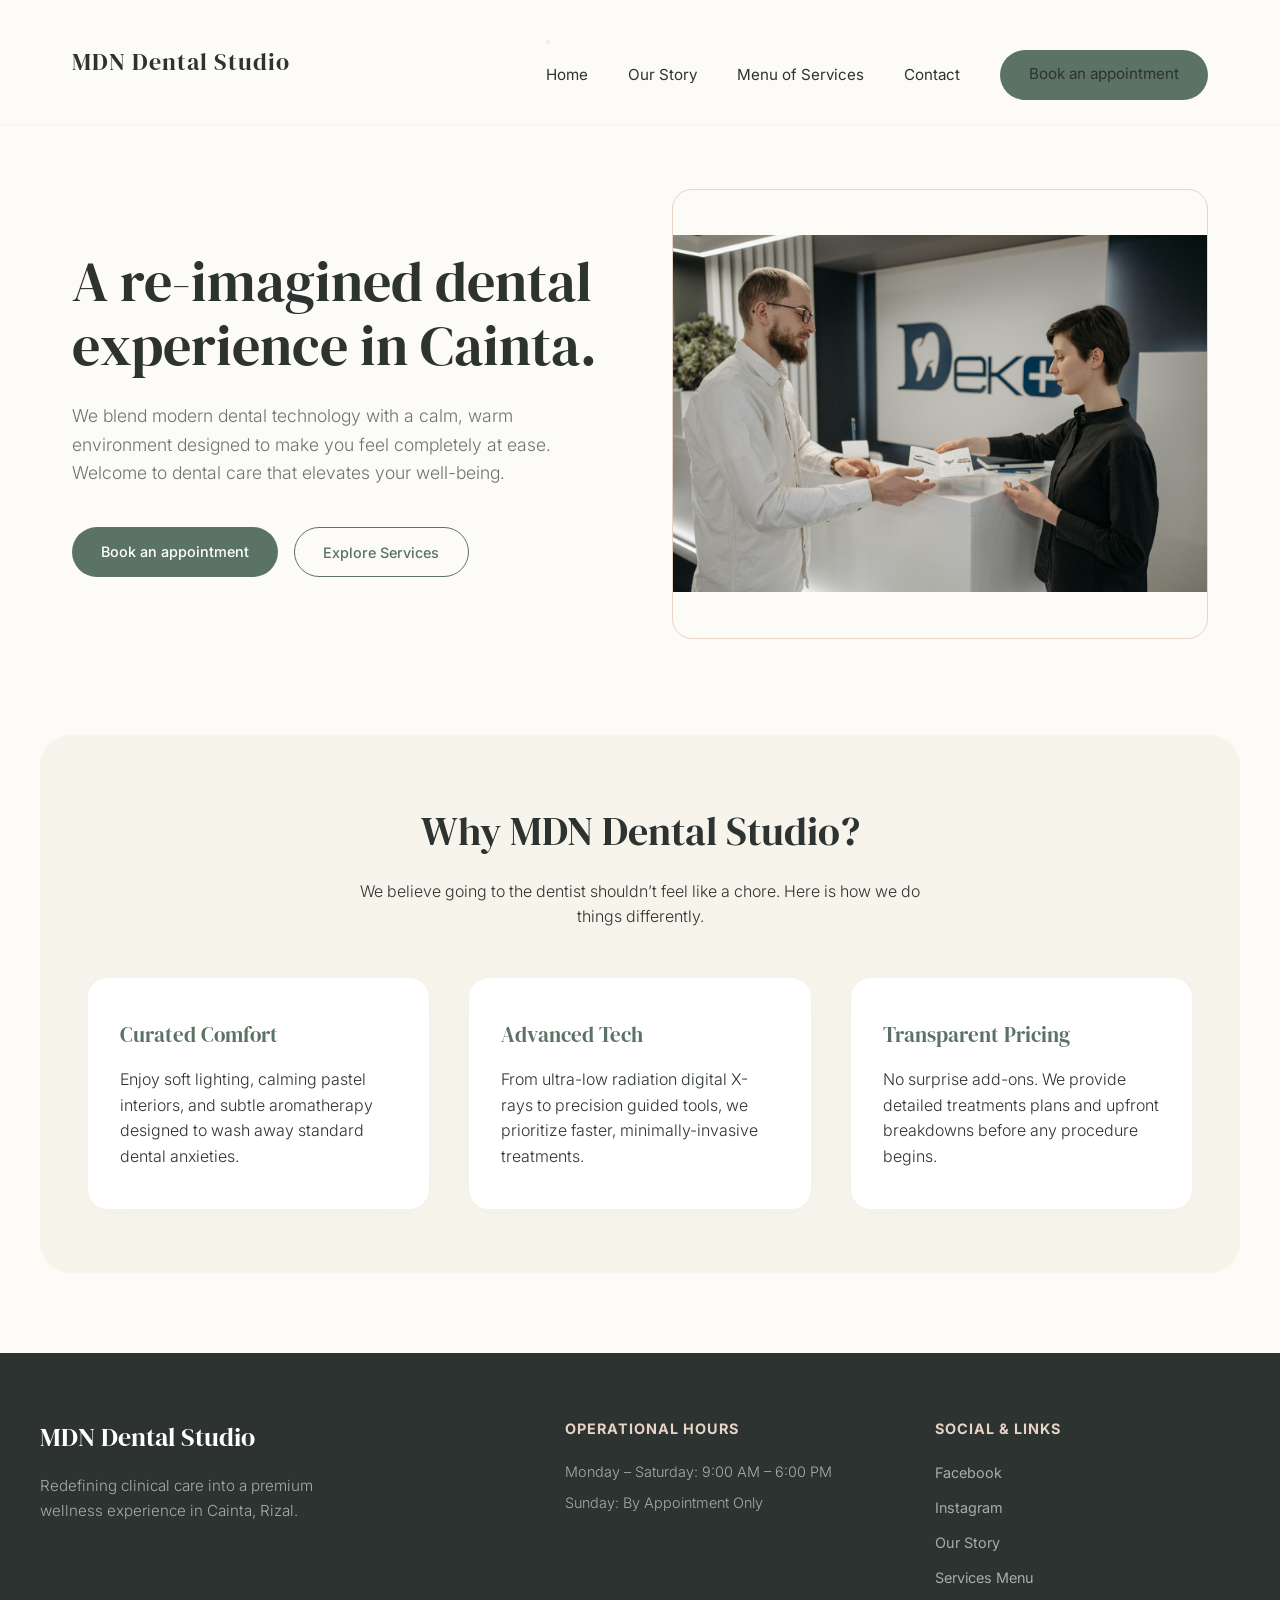
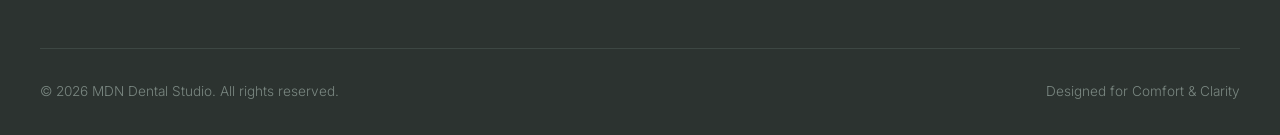
<file: index.html>
<!DOCTYPE html>
<html lang="en">
<head>
    <meta charset="UTF-8">
    <meta name="viewport" content="width=device-width, initial-scale=1.0">
    <title>MDN Dental Studio | Top-Rated Dentist in Cainta, Rizal</title>
    <meta name="description" content="Experience modern, stress-free dental care at MDN Dental Studio in Cainta, Rizal. Offering boutique teeth cleaning, whitening, veneers, and transparent pricing. Book your appointment today.">
    <link rel="canonical" href="https://www.mdndentalstudio.com/">
    <link rel="preconnect" href="https://fonts.googleapis.com">
    <link rel="preconnect" href="https://fonts.gstatic.com" crossorigin>
    <link rel="stylesheet" href="assets/css/main.css">
    <link href="https://fonts.googleapis.com/css2?family=DM+Serif+Display&family=Inter:wght@300;400;500;600&display=swap" rel="stylesheet">

    
    <!-- Local Business Structured Data for Google Maps and Local Search Dominance -->
    <script type="application/ld+json">
    {
      "@context": "https://schema.org",
      "@type": "Dentist",
      "name": "MDN Dental Studio",
      "image": "https://www.latestinteriors.com/wp-content/uploads/2024/02/Reception-1-2-scaled.jpg",
      "@id": "https://www.mdndentalstudio.com/#dentist",
      "url": "https://www.mdndentalstudio.com",
      "telephone": "+63281234567",
      "priceRange": "₱₱",
      "address": {
        "@type": "PostalAddress",
        "streetAddress": "Marikina-Infanta Hwy, Vista Verde",
        "addressLocality": "Cainta",
        "addressRegion": "Rizal",
        "postalCode": "1900",
        "addressCountry": "PH"
      },
      "geo": {
        "@type": "GeoCoordinates",
        "latitude": 14.6128, 
        "longitude": 121.1004
      },
      "openingHoursSpecification": [
        {
          "@type": "OpeningHoursSpecification",
          "dayOfWeek": ["Tuesday", "Wednesday", "Thursday", "Friday", "Saturday", "Sunday"],
          "opens": "09:00",
          "closes": "18:00"
        }
      ],
      "sameAs": [
        "https://www.facebook.com/mdndentalstudio",
        "https://www.instagram.com/mdndentalstudio"
      ]
    }
    </script>
</head>
<body>
    <header>
        <div class="nav-container">
            <a href="index.html" class="logo">MDN Dental Studio</a>
            
            <nav>
                <button class="mobile-menu-toggle" aria-label="Toggle navigation">
                <span></span>
                <span></span>
                <span></span>
                </button>
        
                <ul class="nav-links">
                    <li><a href="index.html">Home</a></li>
                    <li><a href="about.html">Our Story</a></li>
                    <li><a href="services.html">Menu of Services</a></li>
                    <li><a href="contact.html">Contact</a></li>
                    <li><a href="contact.html" class="btn btn-primary">Book an appointment</a></li>
                </ul>
            </nav>
        </div>
    </header>

    <main>
        <section class="hero grid-2">
            <div class="hero-text">
                <h1>A re-imagined dental experience in Cainta.</h1>
                <p>We blend modern dental technology with a calm, warm environment designed to make you feel completely at ease. Welcome to dental care that elevates your well-being.</p>
                <div class="hero-btns">
                    <a href="contact.html" class="btn btn-primary">Book an appointment</a>
                    <a href="services.html" class="btn btn-outline">Explore Services</a>
                </div>
            </div>
            <div class="img-wrapper">
                <img src="assets/index.jpg" alt="Warm cream-colored reception lobby interior at MDN Dental Studio clinic in Cainta Rizal" caption="Welcome to MDN Dental Studio" />
            </div>
        </section>

        <section class="value-props">
            <div class="value-props-header">
                <h2>Why MDN Dental Studio?</h2>
                <p>We believe going to the dentist shouldn’t feel like a chore. Here is how we do things differently.</p>
            </div>
            <div class="props-grid">
                <div class="prop-card">
                    <h3>Curated Comfort</h3>
                    <p>Enjoy soft lighting, calming pastel interiors, and subtle aromatherapy designed to wash away standard dental anxieties.</p>
                </div>
                <div class="prop-card">
                    <h3>Advanced Tech</h3>
                    <p>From ultra-low radiation digital X-rays to precision guided tools, we prioritize faster, minimally-invasive treatments.</p>
                </div>
                <div class="prop-card">
                    <h3>Transparent Pricing</h3>
                    <p>No surprise add-ons. We provide detailed treatments plans and upfront breakdowns before any procedure begins.</p>
                </div>
            </div>
        </section>
    </main>

    <footer>
        <div class="footer-container">
            <div class="footer-brand">
                <h3>MDN Dental Studio</h3>
                <p>Redefining clinical care into a premium wellness experience in Cainta, Rizal.</p>
            </div>
            <div class="footer-hours">
                <h4>Operational Hours</h4>
                <p>Monday – Saturday: 9:00 AM – 6:00 PM</p>
                <p>Sunday: By Appointment Only</p>
            </div>
            <div class="footer-links">
                <h4>Social & Links</h4>
                <ul>
                    <li><a href="https://facebook.com" target="_blank">Facebook</a></li>
                    <li><a href="https://instagram.com" target="_blank">Instagram</a></li>
                    <li><a href="about.html">Our Story</a></li>
                    <li><a href="services.html">Services Menu</a></li>
                </ul>
            </div>
        </div>
        <div class="footer-bottom">
            <p>&copy; 2026 MDN Dental Studio. All rights reserved.</p>
            <p>Designed for Comfort & Clarity</p>
        </div>
    </footer>
    <script>
        const menuToggle = document.querySelector('.mobile-menu-toggle');
        const navLinks = document.querySelector('.nav-links');

        menuToggle.addEventListener('click', () => {
            menuToggle.classList.toggle('active');
            navLinks.classList.toggle('active');
        });
    </script>
</body>
</html>
</file>
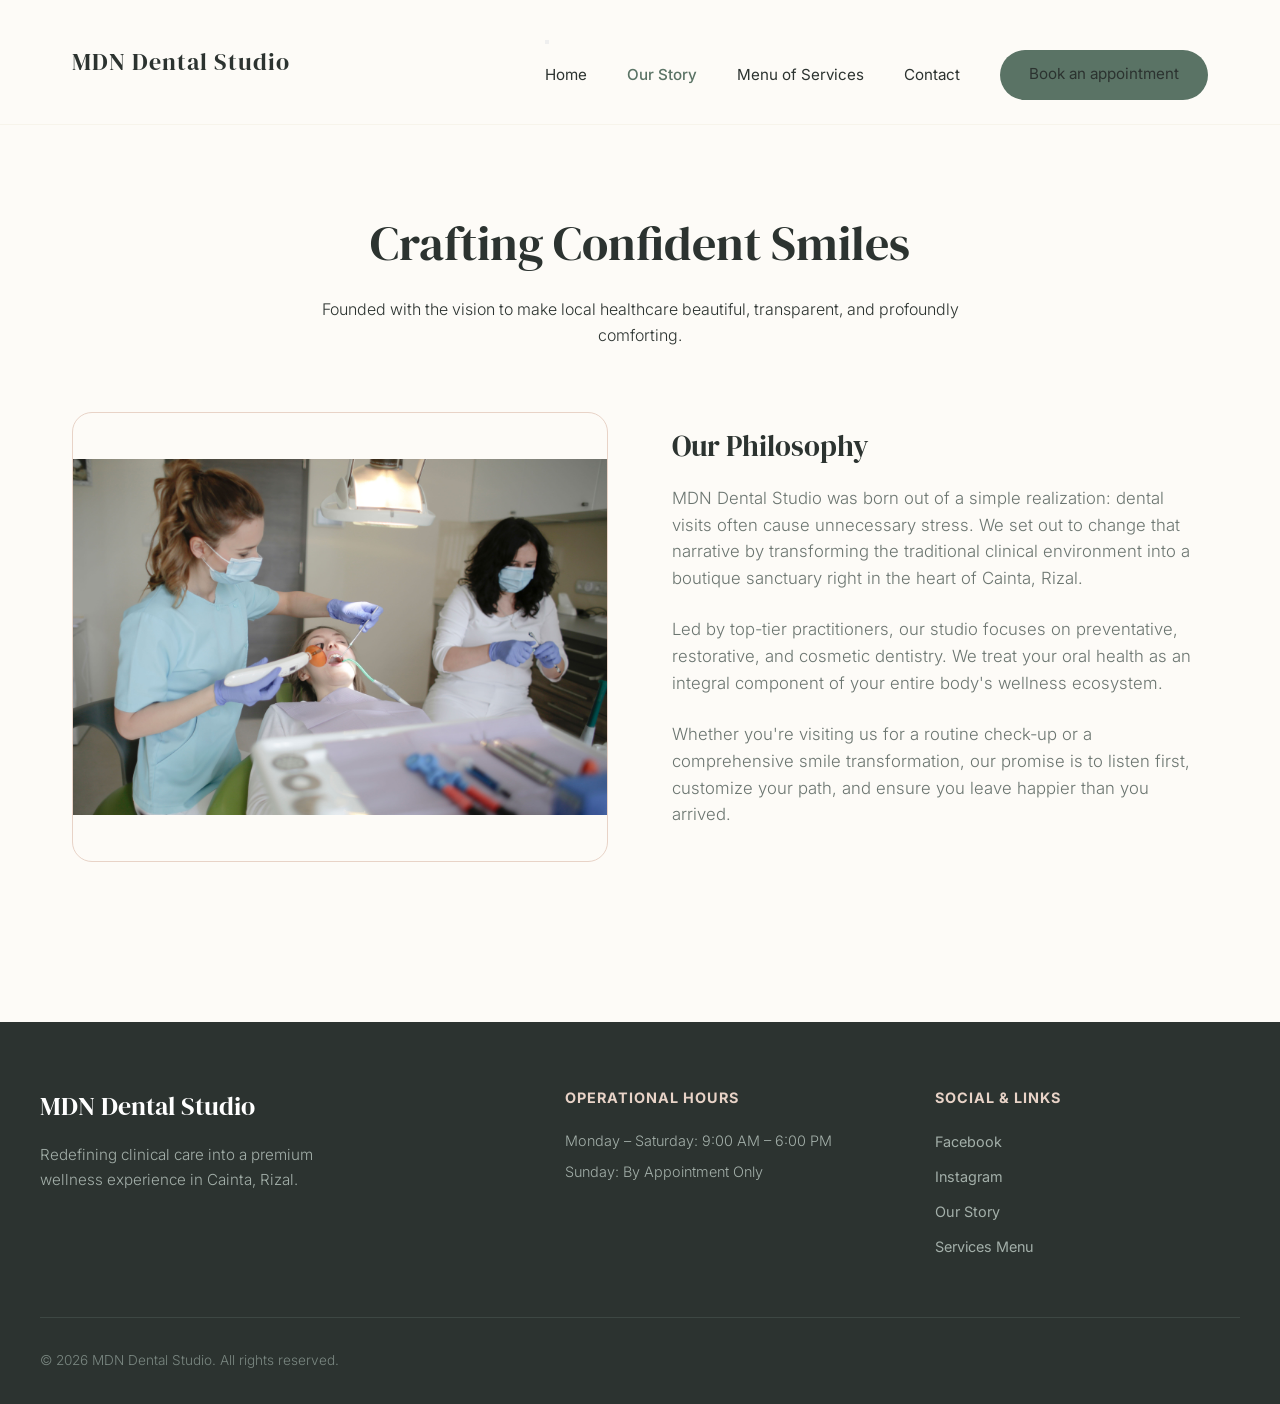
<file: about.html>
<!DOCTYPE html>
<html lang="en">
<head>
    <meta charset="UTF-8">
    <meta name="viewport" content="width=device-width, initial-scale=1.0">
    <title>Our Story | Qualified Dental Experts in Cainta, Rizal</title>
    <meta name="description" content="Meet the team behind MDN Dental Studio. Learn about our philosophy of combining comfortable wellness sanctuaries with advanced diagnostic dental medicine.">
    <link rel="canonical" href="https://www.mdndentalstudio.com/about.html">
    <link rel="stylesheet" href="assets/css/main.css">
    <link rel="preconnect" href="https://fonts.googleapis.com">
    <link rel="preconnect" href="https://fonts.gstatic.com" crossorigin>
    <link href="https://fonts.googleapis.com/css2?family=DM+Serif+Display&family=Inter:wght@300;400;500;600&display=swap" rel="stylesheet">

    
</head>
<body>
    <header>
        <div class="nav-container">
            <a href="index.html" class="logo">MDN Dental Studio</a>
            <nav>
                <button class="mobile-menu-toggle" aria-label="Toggle navigation">
                <span></span>
                <span></span>
                <span></span>
                </button>
                
                <ul class="nav-links">
                    <li><a href="index.html">Home</a></li>
                    <li><a href="about.html" class="active">Our Story</a></li>
                    <li><a href="services.html">Menu of Services</a></li>
                    <li><a href="contact.html">Contact</a></li>
                    <li><a href="contact.html" class="btn btn-primary">Book an appointment</a></li>
                </ul>
            </nav>
        </div>
    </header>

    <main>
        <section>
            <div class="story-header">
                <h1>Crafting Confident Smiles</h1>
                <p>Founded with the vision to make local healthcare beautiful, transparent, and profoundly comforting.</p>
            </div>
            <div class="grid-2">
                <div class="img-wrapper">
                    <img src="assets/about.jpg" alt="Close-up portraits showing elegant natural teeth transformations and healthy smiles" caption="Our ultimate canvas is your smile" />
                </div>
                <div class="story-content">
                    <h3 style="font-size: 1.8rem; margin-bottom: 1rem;">Our Philosophy</h3>
                    <p>MDN Dental Studio was born out of a simple realization: dental visits often cause unnecessary stress. We set out to change that narrative by transforming the traditional clinical environment into a boutique sanctuary right in the heart of Cainta, Rizal.</p>
                    <p>Led by top-tier practitioners, our studio focuses on preventative, restorative, and cosmetic dentistry. We treat your oral health as an integral component of your entire body's wellness ecosystem.</p>
                    <p>Whether you're visiting us for a routine check-up or a comprehensive smile transformation, our promise is to listen first, customize your path, and ensure you leave happier than you arrived.</p>
                </div>
            </div>
        </section>
    </main>

    <footer>
        <!-- Keep exact same structural footer code as index.html -->
        <div class="footer-container">
            <div class="footer-brand">
                <h3>MDN Dental Studio</h3>
                <p>Redefining clinical care into a premium wellness experience in Cainta, Rizal.</p>
            </div>
            <div class="footer-hours">
                <h4>Operational Hours</h4>
                <p>Monday – Saturday: 9:00 AM – 6:00 PM</p>
                <p>Sunday: By Appointment Only</p>
            </div>
            <div class="footer-links">
                <h4>Social & Links</h4>
                <ul>
                    <li><a href="https://facebook.com" target="_blank">Facebook</a></li>
                    <li><a href="https://instagram.com" target="_blank">Instagram</a></li>
                    <li><a href="about.html">Our Story</a></li>
                    <li><a href="services.html">Services Menu</a></li>
                </ul>
            </div>
        </div>
        <div class="footer-bottom">
            <p>&copy; 2026 MDN Dental Studio. All rights reserved.</p>
        </div>
    </footer>
    <script>
        const menuToggle = document.querySelector('.mobile-menu-toggle');
        const navLinks = document.querySelector('.nav-links');

        menuToggle.addEventListener('click', () => {
            menuToggle.classList.toggle('active');
            navLinks.classList.toggle('active');
        });
    </script>
</body>
</html>
</file>
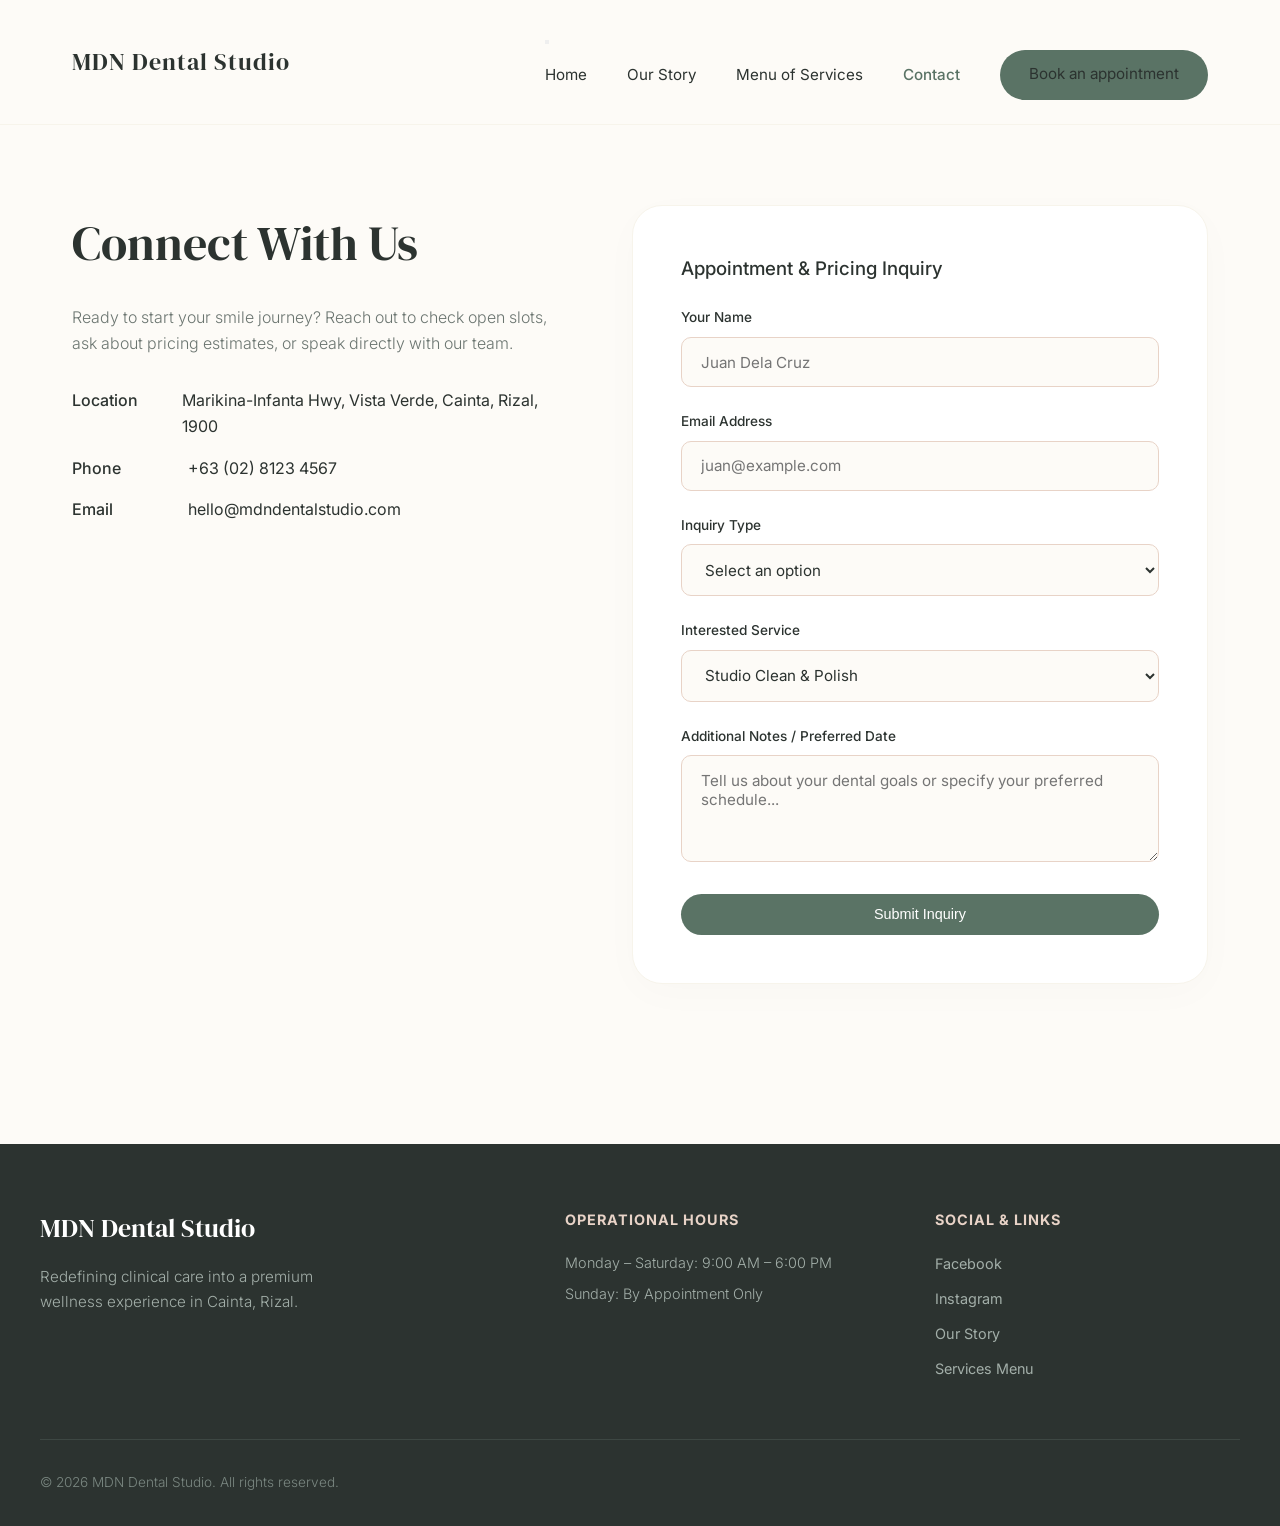
<file: contact.html>
<!DOCTYPE html>
<html lang="en">
<head>
    <meta charset="UTF-8">
    <meta name="viewport" content="width=device-width, initial-scale=1.0">
    <title>Book an Appointment | Contact MDN Dental Studio Cainta</title>
    <meta name="description" content="Get in touch with MDN Dental Studio in Vista Verde, Cainta. Fill out our online contact form to query specific procedures, pricing structures, or open slot dates.">
    <link rel="canonical" href="https://www.mdndentalstudio.com/contact.html">
    <link rel="stylesheet" href="assets/css/main.css">
    <link rel="preconnect" href="https://fonts.googleapis.com">
    <link rel="preconnect" href="https://fonts.gstatic.com" crossorigin>
    <link href="https://fonts.googleapis.com/css2?family=DM+Serif+Display&family=Inter:wght@300;400;500;600&display=swap" rel="stylesheet">

</head>
<body>
    <header>
        <div class="nav-container">
            <a href="index.html" class="logo">MDN Dental Studio</a>
            <nav>

                <button class="mobile-menu-toggle" aria-label="Toggle navigation">
                <span></span>
                <span></span>
                <span></span>
                </button>

                <ul class="nav-links">
                    <li><a href="index.html">Home</a></li>
                    <li><a href="about.html">Our Story</a></li>
                    <li><a href="services.html">Menu of Services</a></li>
                    <li><a href="contact.html" class="active">Contact</a></li>
                    <li><a href="contact.html" class="btn btn-primary">Book an appointment</a></li>
                </ul>
            </nav>
        </div>
    </header>

    <main>
        <section class="contact-grid">
            <div class="contact-info">
                <h1>Connect With Us</h1>
                <p>Ready to start your smile journey? Reach out to check open slots, ask about pricing estimates, or speak directly with our team.</p>
                
                <div class="info-details">
                    <div class="info-row">
                        <strong>Location</strong>
                        <span>Marikina-Infanta Hwy, Vista Verde, Cainta, Rizal, 1900</span>
                    </div>
                    <div class="info-row">
                        <strong>Phone</strong>
                        <span>+63 (02) 8123 4567</span>
                    </div>
                    <div class="info-row">
                        <strong>Email</strong>
                        <span>hello@mdndentalstudio.com</span>
                    </div>
                </div>

                <!-- Strategic descriptive map block anchor -->
                <div class="map-placeholder">
                    <iframe src="https://www.google.com/maps/embed?pb=!1m18!1m12!1m3!1d3860.8973254650327!2d121.10665197384184!3d14.604924376973322!2m3!1f0!2f0!3f0!3m2!1i1024!2i768!4f13.1!3m3!1m2!1s0x3397b86dc5c9a87f%3A0x3ab4a2ee4f661cbe!2sVista%20Verde%20Ave%2C%20San%20Isidro%2C%20Cainta%2C%201900%20Rizal!5e0!3m2!1sen!2sph!4v1781001886034!5m2!1sen!2sph" width="600" height="450" style="border:0;" allowfullscreen="" loading="lazy" referrerpolicy="no-referrer-when-downgrade"></iframe>
                </div>
            </div>

            <div class="contact-form">
    <h3 style="margin-bottom: 1.5rem; font-family: var(--font-sans); font-weight: 500;">Appointment & Pricing Inquiry</h3>
    
    <form action="https://formspree.io/f/xbdejbgr" method="POST">
        
        <div class="form-group">
            <label for="name">Your Name</label>
            <input type="text" id="name" name="Client Name" required placeholder="Juan Dela Cruz">
        </div>
        
        <div class="form-group">
            <label for="email">Email Address</label>
            <input type="email" id="email" name="_replyto" required placeholder="juan@example.com">
        </div>
        
        <div class="form-group">
            <label for="inquiry-type">Inquiry Type</label>
            <select id="inquiry-type" name="Inquiry Type" required>
                <option value="" disabled selected>Select an option</option>
                <option value="booking">Book an Appointment</option>
                <option value="pricing">Pricing Quote Request</option>
                <option value="availability">General Availability</option>
            </select>
        </div>
        
        <div class="form-group">
            <label for="service">Interested Service</label>
            <select id="service" name="Requested Service">
                <option value="Studio Clean & Polish">Studio Clean & Polish</option>
                <option value="Composite Artistry">Composite Artistry</option>
                <option value="Boutique Whitening">Boutique Whitening</option>
                <option value="Premium Porcelain Veneers">Premium Porcelain Veneers</option>
                <option value="Other/Not Sure">Other/Not Sure</option>
            </select>
        </div>
        
        <div class="form-group">
            <label for="message">Additional Notes / Preferred Date</label>
            <textarea id="message" name="Notes & Preferred Date" rows="4" placeholder="Tell us about your dental goals or specify your preferred schedule..."></textarea>
        </div>
        
        <input type="text" name="_gotcha" style="display:none">

        <button type="submit" class="btn btn-primary" style="width: 100%;">Submit Inquiry</button>
    </form>
</div>
        </section>
    </main>

    <footer>
        <div class="footer-container">
            <div class="footer-brand">
                <h3>MDN Dental Studio</h3>
                <p>Redefining clinical care into a premium wellness experience in Cainta, Rizal.</p>
            </div>
            <div class="footer-hours">
                <h4>Operational Hours</h4>
                <p>Monday – Saturday: 9:00 AM – 6:00 PM</p>
                <p>Sunday: By Appointment Only</p>
            </div>
            <div class="footer-links">
                <h4>Social & Links</h4>
                <ul>
                    <li><a href="https://facebook.com" target="_blank">Facebook</a></li>
                    <li><a href="https://instagram.com" target="_blank">Instagram</a></li>
                    <li><a href="about.html">Our Story</a></li>
                    <li><a href="services.html">Services Menu</a></li>
                </ul>
            </div>
        </div>
        <div class="footer-bottom">
            <p>&copy; 2026 MDN Dental Studio. All rights reserved.</p>
        </div>
    </footer>
    
    <!-- Auto Selector URL Script logic to process queries from services menu clicks -->
    <script>
        const urlParams = new URLSearchParams(window.location.search);
        const serviceParam = urlParams.get('service');
        if (serviceParam) {
            const selectEl = document.getElementById('service');
            if(serviceParam === 'clean') selectEl.value = 'general';
            else if(serviceParam === 'composite') selectEl.value = 'composite';
            else if(serviceParam === 'whitening') selectEl.value = 'whitening';
            else if(serviceParam === 'veneers') selectEl.value = 'veneers';
            
            document.getElementById('inquiry-type').value = 'pricing';
        }
    </script>
    <script>
        const menuToggle = document.querySelector('.mobile-menu-toggle');
        const navLinks = document.querySelector('.nav-links');

        menuToggle.addEventListener('click', () => {
            menuToggle.classList.toggle('active');
            navLinks.classList.toggle('active');
        });
    </script>
</body>
</html>
</file>
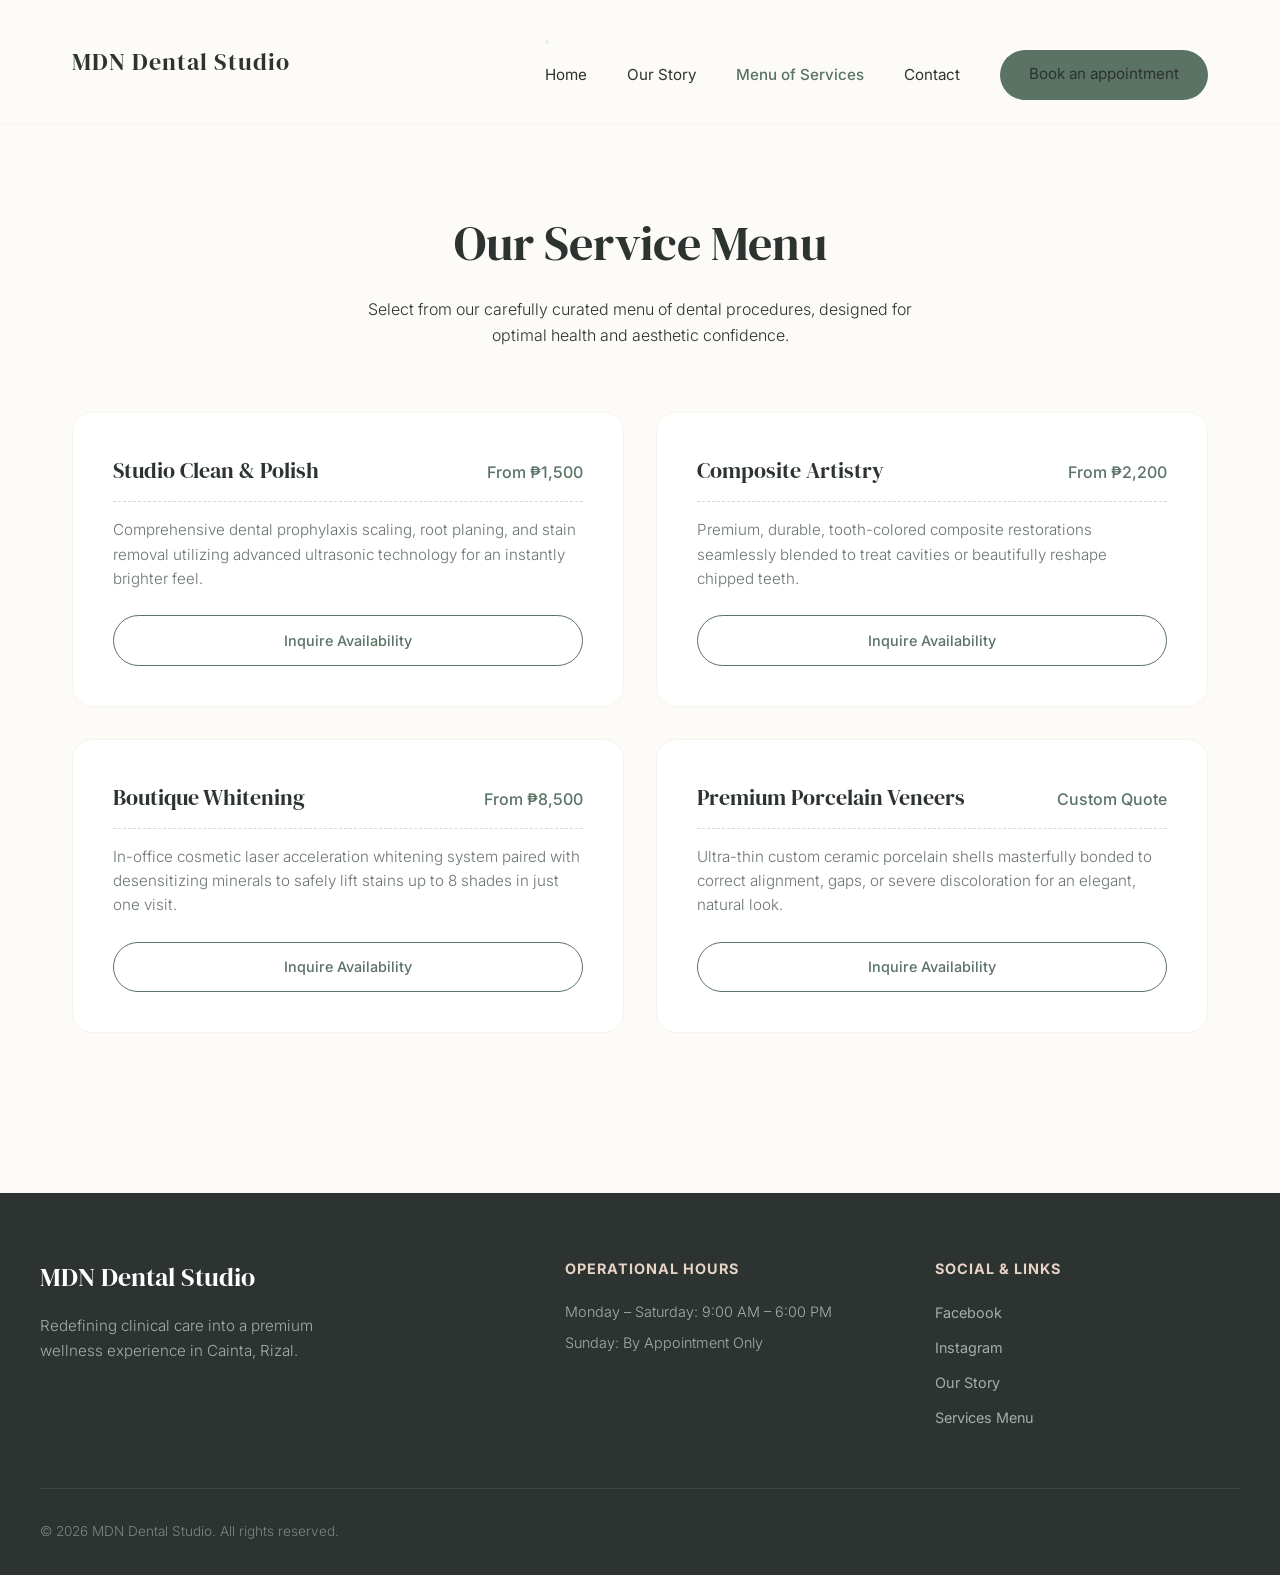
<file: services.html>
<!DOCTYPE html>
<html lang="en">
<head>
    <meta charset="UTF-8">
    <meta name="viewport" content="width=device-width, initial-scale=1.0">
    <title>Dental Services & Pricing Menu | MDN Dental Studio</title>
    <meta name="description" content="Explore our curated menu of affordable, premium dental procedures in Rizal. From teeth cleaning to porcelain veneers, view upfront pricing estimates.">
    <link rel="canonical" href="https://www.mdndentalstudio.com/services.html">
    <link rel="stylesheet" href="assets/css/main.css">
    <link rel="preconnect" href="https://fonts.googleapis.com">
    <link rel="preconnect" href="https://fonts.gstatic.com" crossorigin>
    <link href="https://fonts.googleapis.com/css2?family=DM+Serif+Display&family=Inter:wght@300;400;500;600&display=swap" rel="stylesheet">

</head>
<body>
    <header>
        <div class="nav-container">
            <a href="index.html" class="logo">MDN Dental Studio</a>
            <nav>
                <button class="mobile-menu-toggle" aria-label="Toggle navigation">
                <span></span>
                <span></span>
                <span></span>
                </button>

                <ul class="nav-links">
                    <li><a href="index.html">Home</a></li>
                    <li><a href="about.html">Our Story</a></li>
                    <li><a href="services.html" class="active">Menu of Services</a></li>
                    <li><a href="contact.html">Contact</a></li>
                    <li><a href="contact.html" class="btn btn-primary">Book an appointment</a></li>
                </ul>
            </nav>
        </div>
    </header>

    <main>
        <section>
            <div class="menu-header">
                <h1>Our Service Menu</h1>
                <p>Select from our carefully curated menu of dental procedures, designed for optimal health and aesthetic confidence.</p>
            </div>
            
            <div class="services-grid">
                <div class="service-item">
                    <div>
                        <div class="service-title-price">
                            <h3>Studio Clean & Polish</h3>
                            <span class="price">From ₱1,500</span>
                        </div>
                        <p>Comprehensive dental prophylaxis scaling, root planing, and stain removal utilizing advanced ultrasonic technology for an instantly brighter feel.</p>
                    </div>
                    <a href="contact.html?service=clean" class="btn btn-outline">Inquire Availability</a>
                </div>

                <div class="service-item">
                    <div>
                        <div class="service-title-price">
                            <h3>Composite Artistry</h3>
                            <span class="price">From ₱2,200</span>
                        </div>
                        <p>Premium, durable, tooth-colored composite restorations seamlessly blended to treat cavities or beautifully reshape chipped teeth.</p>
                    </div>
                    <a href="contact.html?service=composite" class="btn btn-outline">Inquire Availability</a>
                </div>

                <div class="service-item">
                    <div>
                        <div class="service-title-price">
                            <h3>Boutique Whitening</h3>
                            <span class="price">From ₱8,500</span>
                        </div>
                        <p>In-office cosmetic laser acceleration whitening system paired with desensitizing minerals to safely lift stains up to 8 shades in just one visit.</p>
                    </div>
                    <a href="contact.html?service=whitening" class="btn btn-outline">Inquire Availability</a>
                </div>

                <div class="service-item">
                    <div>
                        <div class="service-title-price">
                            <h3>Premium Porcelain Veneers</h3>
                            <span class="price">Custom Quote</span>
                        </div>
                        <p>Ultra-thin custom ceramic porcelain shells masterfully bonded to correct alignment, gaps, or severe discoloration for an elegant, natural look.</p>
                    </div>
                    <a href="contact.html?service=veneers" class="btn btn-outline">Inquire Availability</a>
                </div>
            </div>
        </section>
    </main>

    <footer>
        <!-- Footers must remain identical across pages -->
        <div class="footer-container">
            <div class="footer-brand">
                <h3>MDN Dental Studio</h3>
                <p>Redefining clinical care into a premium wellness experience in Cainta, Rizal.</p>
            </div>
            <div class="footer-hours">
                <h4>Operational Hours</h4>
                <p>Monday – Saturday: 9:00 AM – 6:00 PM</p>
                <p>Sunday: By Appointment Only</p>
            </div>
            <div class="footer-links">
                <h4>Social & Links</h4>
                <ul>
                    <li><a href="https://facebook.com" target="_blank">Facebook</a></li>
                    <li><a href="https://instagram.com" target="_blank">Instagram</a></li>
                    <li><a href="about.html">Our Story</a></li>
                    <li><a href="services.html">Services Menu</a></li>
                </ul>
            </div>
        </div>
        <div class="footer-bottom">
            <p>&copy; 2026 MDN Dental Studio. All rights reserved.</p>
        </div>
    </footer>
    <script>
        const menuToggle = document.querySelector('.mobile-menu-toggle');
        const navLinks = document.querySelector('.nav-links');

        menuToggle.addEventListener('click', () => {
            menuToggle.classList.toggle('active');
            navLinks.classList.toggle('active');
        });
    </script>
</body>
</html>
</file>
<file: assets/css/main.css>
/* ==========================================================================
   DESIGN SYSTEM VARIABLES
   ========================================================================== */
:root {
    --bg-cream: #FDFBF7;
    --bg-card: #F7F4EB;
    --primary: #5A7365;       
    --primary-light: #E2ECE6;
    --accent-pink: #E8D3C7;    
    --text-dark: #2C3330;
    --text-muted: #6B7570;
    --white: #FFFFFF;
    --font-serif: 'DM Serif Display', serif;
    --font-sans: 'Inter', sans-serif;
    --transition: all 0.3s ease;
}

/* ==========================================================================
   GLOBAL RESET & BASE STYLES
   ========================================================================== */
* {
    box-sizing: border-box;
    margin: 0;
    padding: 0;
}

html, body {
    max-width: 100%;
    overflow-x: hidden;
}

body {
    font-family: var(--font-sans);
    background-color: var(--bg-cream);
    color: var(--text-dark);
    line-height: 1.6;
}

h1, h2, h3 {
    font-family: var(--font-serif);
    font-weight: 400;
    color: var(--text-dark);
}

p {
    font-weight: 300;
}

/* ==========================================================================
   NAVIGATION HEADER
   ========================================================================== */
header {
    position: sticky;
    top: 0;
    background-color: rgba(253, 251, 247, 0.95);
    backdrop-filter: blur(10px);
    z-index: 1000;
    border-bottom: 1px solid var(--bg-card);
}

.nav-container {
    max-width: 1200px;
    margin: 0 auto;
    padding: 1.5rem 2rem;
    display: flex;
    justify-content: space-between;
    align-items: center;
}

.logo {
    font-family: var(--font-serif);
    font-size: 1.5rem;
    text-decoration: none;
    color: var(--text-dark);
    letter-spacing: 1px;
}

.nav-links {
    display: flex;
    gap: 2.5rem;
    list-style: none;
    align-items: center;
}

.nav-links a {
    text-decoration: none;
    color: var(--text-dark);
    font-size: 0.95rem;
    font-weight: 400;
    transition: var(--transition);
}

.nav-links a:hover, 
.nav-links .active {
    color: var(--primary);
    font-weight: 500;
}

/* ==========================================================================
   BUTTONS & ACTIONS
   ========================================================================== */
.btn {
    display: inline-block;
    padding: 0.8rem 1.8rem;
    border-radius: 50px;
    text-decoration: none;
    font-size: 0.9rem;
    font-weight: 500;
    transition: var(--transition);
    cursor: pointer;
    border: none;
}

.btn-primary {
    background-color: var(--primary);
    color: var(--white);
}

.btn-primary:hover {
    background-color: #46594E;
    transform: translateY(-2px);
}

.btn-outline {
    background-color: transparent;
    border: 1px solid var(--primary);
    color: var(--primary);
}

.btn-outline:hover {
    background-color: var(--primary-light);
}

/* ==========================================================================
   SHARED STRUCTURAL LAYOUTS
   ========================================================================== */
section {
    padding: 5rem 2rem;
    max-width: 1200px;
    margin: 0 auto;
}

.grid-2 {
    display: grid;
    grid-template-columns: 1fr 1fr;
    gap: 4rem;
    align-items: center;
}

.img-wrapper {
    border-radius: 20px;
    overflow: hidden;
    width: 100%;
    height: 450px;
    border: 1px solid var(--accent-pink);
}

.img-wrapper img {
    width: 100%;
    height: 100%;
    object-fit: scale-down;
}

/* ==========================================================================
   HOMEPAGE SPECIFIC (INDEX)
   ========================================================================== */
.hero {
    padding-top: 4rem;
    padding-bottom: 6rem;
}

.hero h1 {
    font-size: 3.5rem;
    line-height: 1.15;
    margin-bottom: 1.5rem;
}

.hero p {
    font-size: 1.1rem;
    color: var(--text-muted);
    margin-bottom: 2.5rem;
    max-width: 500px;
}

.hero-btns {
    display: flex;
    gap: 1rem;
}

.value-props {
    background-color: var(--bg-card);
    border-radius: 30px;
    padding: 4rem 3rem;
    margin-bottom: 5rem;
}

.value-props-header {
    text-align: center;
    max-width: 600px;
    margin: 0 auto 3rem auto;
}

.value-props-header h2 {
    font-size: 2.5rem;
    margin-bottom: 1rem;
}

.props-grid {
    display: grid;
    grid-template-columns: repeat(3, 1fr);
    gap: 2.5rem;
}

.prop-card {
    background: var(--white);
    padding: 2.5rem 2rem;
    border-radius: 20px;
    box-shadow: 0 4px 20px rgba(0,0,0,0.02);
}

.prop-card h3 {
    font-size: 1.3rem;
    margin-bottom: 1rem;
    color: var(--primary);
}

/* ==========================================================================
   ABOUT PAGE SPECIFIC (ABOUT)
   ========================================================================== */
.story-header {
    text-align: center;
    max-width: 700px;
    margin: 0 auto 4rem auto;
}

.story-header h1 {
    font-size: 3rem;
    margin-bottom: 1rem;
}

.story-content p {
    margin-bottom: 1.5rem;
    color: var(--text-muted);
    font-size: 1.05rem;
}

/* ==========================================================================
   SERVICES MENU PAGE SPECIFIC (SERVICES)
   ========================================================================== */
.menu-header {
    text-align: center;
    max-width: 600px;
    margin: 0 auto 4rem auto;
}

.menu-header h1 {
    font-size: 3rem;
    margin-bottom: 1rem;
}

.services-grid {
    display: grid;
    grid-template-columns: repeat(2, 1fr);
    gap: 2rem;
}

.service-item {
    background-color: var(--white);
    border: 1px solid var(--bg-card);
    border-radius: 20px;
    padding: 2.5rem;
    display: flex;
    flex-direction: column;
    justify-content: space-between;
    transition: var(--transition);
}

.service-item:hover {
    transform: translateY(-5px);
    box-shadow: 0 10px 30px rgba(90, 115, 101, 0.05);
}

.service-title-price {
    display: flex;
    justify-content: space-between;
    align-items: baseline;
    margin-bottom: 1rem;
    border-bottom: 1px dashed var(--accent-pink);
    padding-bottom: 0.75rem;
}

.service-title-price h3 {
    font-size: 1.4rem;
}

.price {
    font-family: var(--font-sans);
    font-weight: 500;
    color: var(--primary);
}

.service-item p {
    color: var(--text-muted);
    font-size: 0.95rem;
    margin-bottom: 1.5rem;
}

.service-item .btn-outline {
    text-align: center;
}

/* ==========================================================================
   CONTACT PAGE SPECIFIC (CONTACT)
   ========================================================================== */
.contact-grid {
    display: grid;
    grid-template-columns: 1fr 1.2fr;
    gap: 5rem;
}

.contact-info h1 {
    font-size: 3rem;
    margin-bottom: 1.5rem;
}

.contact-info p {
    color: var(--text-muted);
    margin-bottom: 2rem;
}

.info-details {
    margin-bottom: 2rem;
}

.info-row {
    display: flex;
    margin-bottom: 1rem;
    gap: 1rem;
}

.info-row strong {
    width: 100px;
    font-weight: 500;
}

.contact-form {
    background-color: var(--white);
    padding: 3rem;
    border-radius: 30px;
    box-shadow: 0 10px 40px rgba(0,0,0,0.02);
    border: 1px solid var(--bg-card);
}

.form-group {
    margin-bottom: 1.5rem;
}

.form-group label {
    display: block;
    font-size: 0.85rem;
    font-weight: 500;
    margin-bottom: 0.5rem;
    color: var(--text-dark);
}

.form-group input, 
.form-group select, 
.form-group textarea {
    width: 100%;
    padding: 0.9rem 1.2rem;
    border: 1px solid var(--accent-pink);
    background-color: var(--bg-cream);
    border-radius: 10px;
    font-family: var(--font-sans);
    font-size: 0.95rem;
    color: var(--text-dark);
    transition: var(--transition);
}

.form-group input:focus, 
.form-group select:focus, 
.form-group textarea:focus {
    outline: none;
    border-color: var(--primary);
    background-color: var(--white);
}

.map-placeholder {
    position: relative;
    width: 100%;
    padding-bottom: 56.25%;
    height: 0;
    overflow: hidden;
    border-radius: 8px; 
  }

  .map-placeholder iframe {
    position: absolute;
    top: 0;
    left: 0;
    width: 100%;
    height: 100%;
    border: 0;
  }


/* ==========================================================================
   GLOBAL FOOTER SYSTEM
   ========================================================================== */
footer {
    background-color: var(--text-dark);
    color: var(--bg-cream);
    padding: 4rem 2rem 2rem 2rem;
    margin-top: 5rem;
}

.footer-container {
    max-width: 1200px;
    margin: 0 auto;
    display: grid;
    grid-template-columns: 1.51fr 1fr 1fr;
    gap: 4rem;
    border-bottom: 1px solid #3D4743;
    padding-bottom: 3rem;
    margin-bottom: 2rem;
}

.footer-brand h3 {
    color: var(--white);
    font-size: 1.6rem;
    margin-bottom: 1rem;
}

.footer-brand p {
    color: #A3AFA9;
    font-size: 0.95rem;
    max-width: 300px;
}

.footer-hours h4, 
.footer-links h4 {
    font-family: var(--font-sans);
    font-size: 0.9rem;
    text-transform: uppercase;
    letter-spacing: 1px;
    margin-bottom: 1.2rem;
    color: var(--accent-pink);
}

.footer-hours p {
    color: #A3AFA9;
    font-size: 0.9rem;
    margin-bottom: 0.5rem;
}

.footer-links ul {
    list-style: none;
}

.footer-links li {
    margin-bottom: 0.6rem;
}

.footer-links a {
    color: #A3AFA9;
    text-decoration: none;
    font-size: 0.9rem;
    transition: var(--transition);
}

.footer-links a:hover {
    color: var(--white);
}

.footer-bottom {
    max-width: 1200px;
    margin: 0 auto;
    display: flex;
    justify-content: space-between;
    align-items: center;
    font-size: 0.85rem;
    color: #7A8781;
}

/* ==========================================================================
   RESPONSIVE DESIGN BREAKPOINTS
   ========================================================================== */
@media (max-width: 968px) {
    .grid-2, 
    .props-grid, 
    .services-grid, 
    .footer-container {
        grid-template-columns: 1fr;
        gap: 2.5rem;
    }

    .contact-grid {
        display: block;
        gap: 2.5rem;
    }
    
    .hero h1 {
        font-size: 2.8rem;
    }
    
    .story-header h1, 
    .menu-header h1, 
    .contact-info h1 {
        font-size: 2.5rem;
    }
    
    .nav-links {
        display: flex; /* Overrides the previous display: none */
        flex-direction: column;
        position: fixed;
        top: 0;
        right: -100%; /* Keeps it hidden off-screen to the right by default */
        width: 70%;
        height: 100vh;
        background-color: var(--bg-cream);
        box-shadow: -10px 0 30px rgba(0,0,0,0.05);
        padding: 6rem 2rem 2rem 2rem;
        gap: 2rem;
        transition: var(--transition);
        align-items: flex-start;
    }

    .nav-links.active {
        right: 0; /* Slides the menu in from the right when active */
    }
    .mobile-menu-toggle {
        display: flex;
        flex-direction: column;
        gap: 6px;
        background: none;
        border: none;
        cursor: pointer;
        z-index: 1001;
    }

    .mobile-menu-toggle span {
        display: block;
        width: 25px;
        height: 2px;
        background-color: var(--text-dark);
        transition: var(--transition);
    }
    .mobile-menu-toggle.active span:nth-child(1) {
    transform: rotate(45deg) translate(5px, 6px);
    }

    .mobile-menu-toggle.active span:nth-child(2) {
    opacity: 0;
    }

    .mobile-menu-toggle.active span:nth-child(3) {
    transform: rotate(-45deg) translate(5px, -6px);
    }

}
</file>
